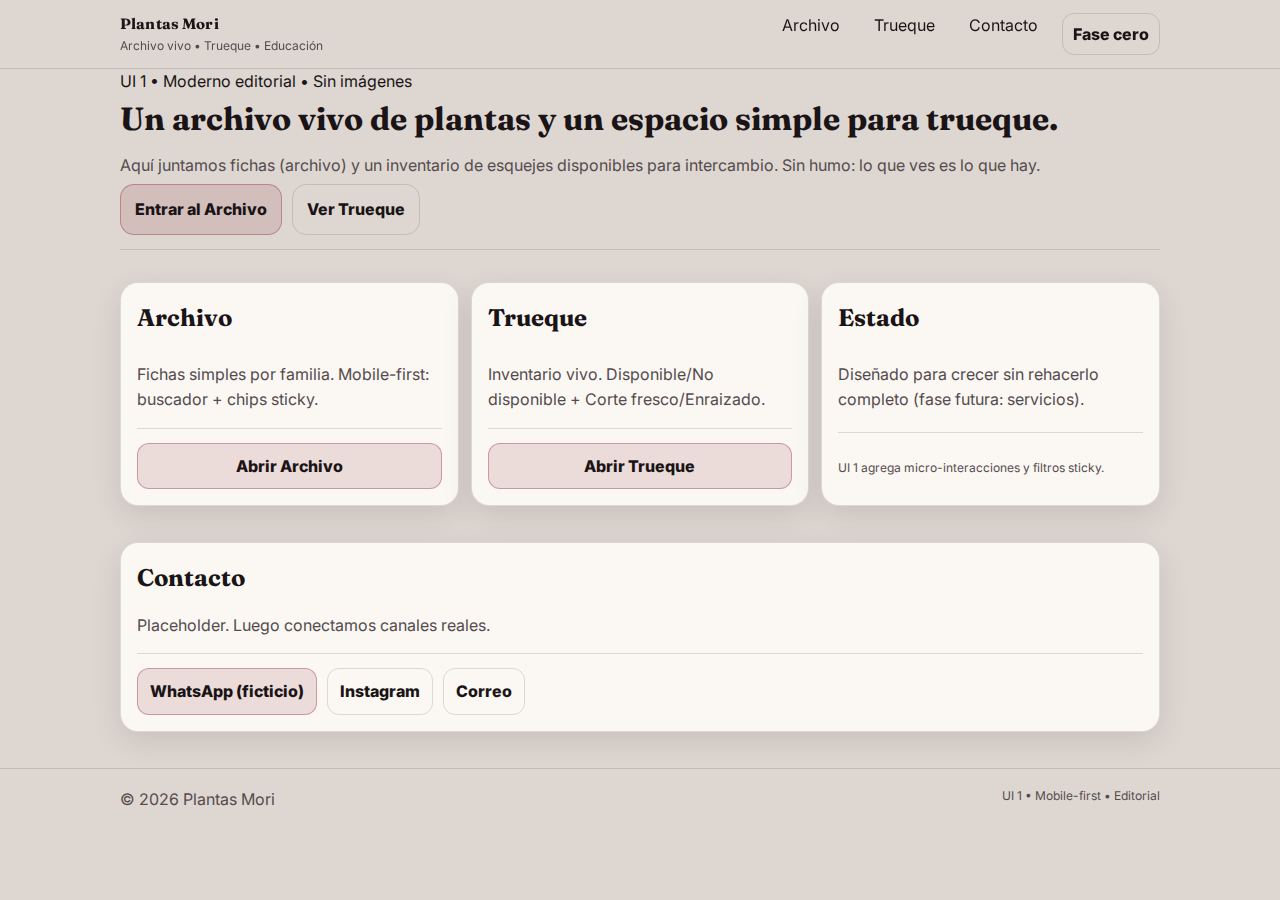
<file: index.html>
<!doctype html>
<html lang="es">
<head>
  <meta charset="utf-8" />
  <meta name="viewport" content="width=device-width,initial-scale=1" />
  <title>Plantas Mori — Archivo y Trueque</title>
  <meta name="description" content="Plantas Mori: archivo vivo de plantas y espacio de trueque de esquejes. Enfoque educativo, fase cero." />
  <meta name="theme-color" content="#cfc0c2" />
  <link rel="stylesheet" href="styles.css" />
</head>
<body>
  <a class="skip" href="#contenido">Saltar al contenido</a>

  <header class="header">
    <div class="container header__inner">
      <a class="brand" href="index.html">
        <strong class="serif">Plantas Mori</strong>
        <small>Archivo vivo • Trueque • Educación</small>
      </a>

      <nav class="nav" aria-label="Navegación principal">
        <button class="nav__toggle" type="button" aria-expanded="false" aria-controls="menu">Menú</button>
        <ul class="nav__list" id="menu">
          <li><a href="archivo.html">Archivo</a></li>
          <li><a href="trueque.html">Trueque</a></li>
          <li><a href="#contacto">Contacto</a></li>
          <li><a class="btn btn--small btn--ghost" href="#estado">Fase cero</a></li>
        </ul>
      </nav>
    </div>
  </header>

  <main id="contenido">
    <section class="hero">
      <div class="container">
        <div class="hero__top">
          <span class="badge">UI 1 • Moderno editorial • Sin imágenes</span>
          <h1 class="serif">Un archivo vivo de plantas y un espacio simple para trueque.</h1>
          <p class="lead">
            Aquí juntamos fichas (archivo) y un inventario de esquejes disponibles para intercambio.
            Sin humo: lo que ves es lo que hay.
          </p>
          <div class="cta-row">
            <a class="btn" href="archivo.html">Entrar al Archivo</a>
            <a class="btn btn--ghost" href="trueque.html">Ver Trueque</a>
          </div>
        </div>

        <div class="hr"></div>

        <section class="section grid grid-3" aria-label="Entradas">
          <article class="card lift">
            <h2 class="serif">Archivo</h2>
            <p class="muted">Fichas simples por familia. Mobile-first: buscador + chips sticky.</p>
            <div class="hr"></div>
            <a class="btn btn--small" href="archivo.html">Abrir Archivo</a>
          </article>

          <article class="card lift">
            <h2 class="serif">Trueque</h2>
            <p class="muted">Inventario vivo. Disponible/No disponible + Corte fresco/Enraizado.</p>
            <div class="hr"></div>
            <a class="btn btn--small" href="trueque.html">Abrir Trueque</a>
          </article>

          <article class="card lift" id="estado">
            <h2 class="serif">Estado</h2>
            <p class="muted">Diseñado para crecer sin rehacerlo completo (fase futura: servicios).</p>
            <div class="hr"></div>
            <p class="small muted">UI 1 agrega micro-interacciones y filtros sticky.</p>
          </article>
        </section>

        <section class="section" id="contacto">
          <article class="card lift">
            <h2 class="serif">Contacto</h2>
            <p class="muted">Placeholder. Luego conectamos canales reales.</p>
            <div class="hr"></div>
            <div class="cta-row">
              <a class="btn btn--small" href="https://wa.me/56955555555?text=Hola%21%20Vengo%20desde%20Plantas%20Mori."
                 target="_blank" rel="noopener noreferrer">WhatsApp (ficticio)</a>
              <a class="btn btn--small btn--ghost" href="#" onclick="alert('Luego: Instagram'); return false;">Instagram</a>
              <a class="btn btn--small btn--ghost" href="#" onclick="alert('Luego: correo'); return false;">Correo</a>
            </div>
          </article>
        </section>
      </div>
    </section>
  </main>

  <footer class="footer">
    <div class="container footer__inner">
      <span>© <span id="year"></span> Plantas Mori</span>
      <span class="small">UI 1 • Mobile-first • Editorial</span>
    </div>
  </footer>

  <script src="app.js"></script>
</body>
</html>
</file>
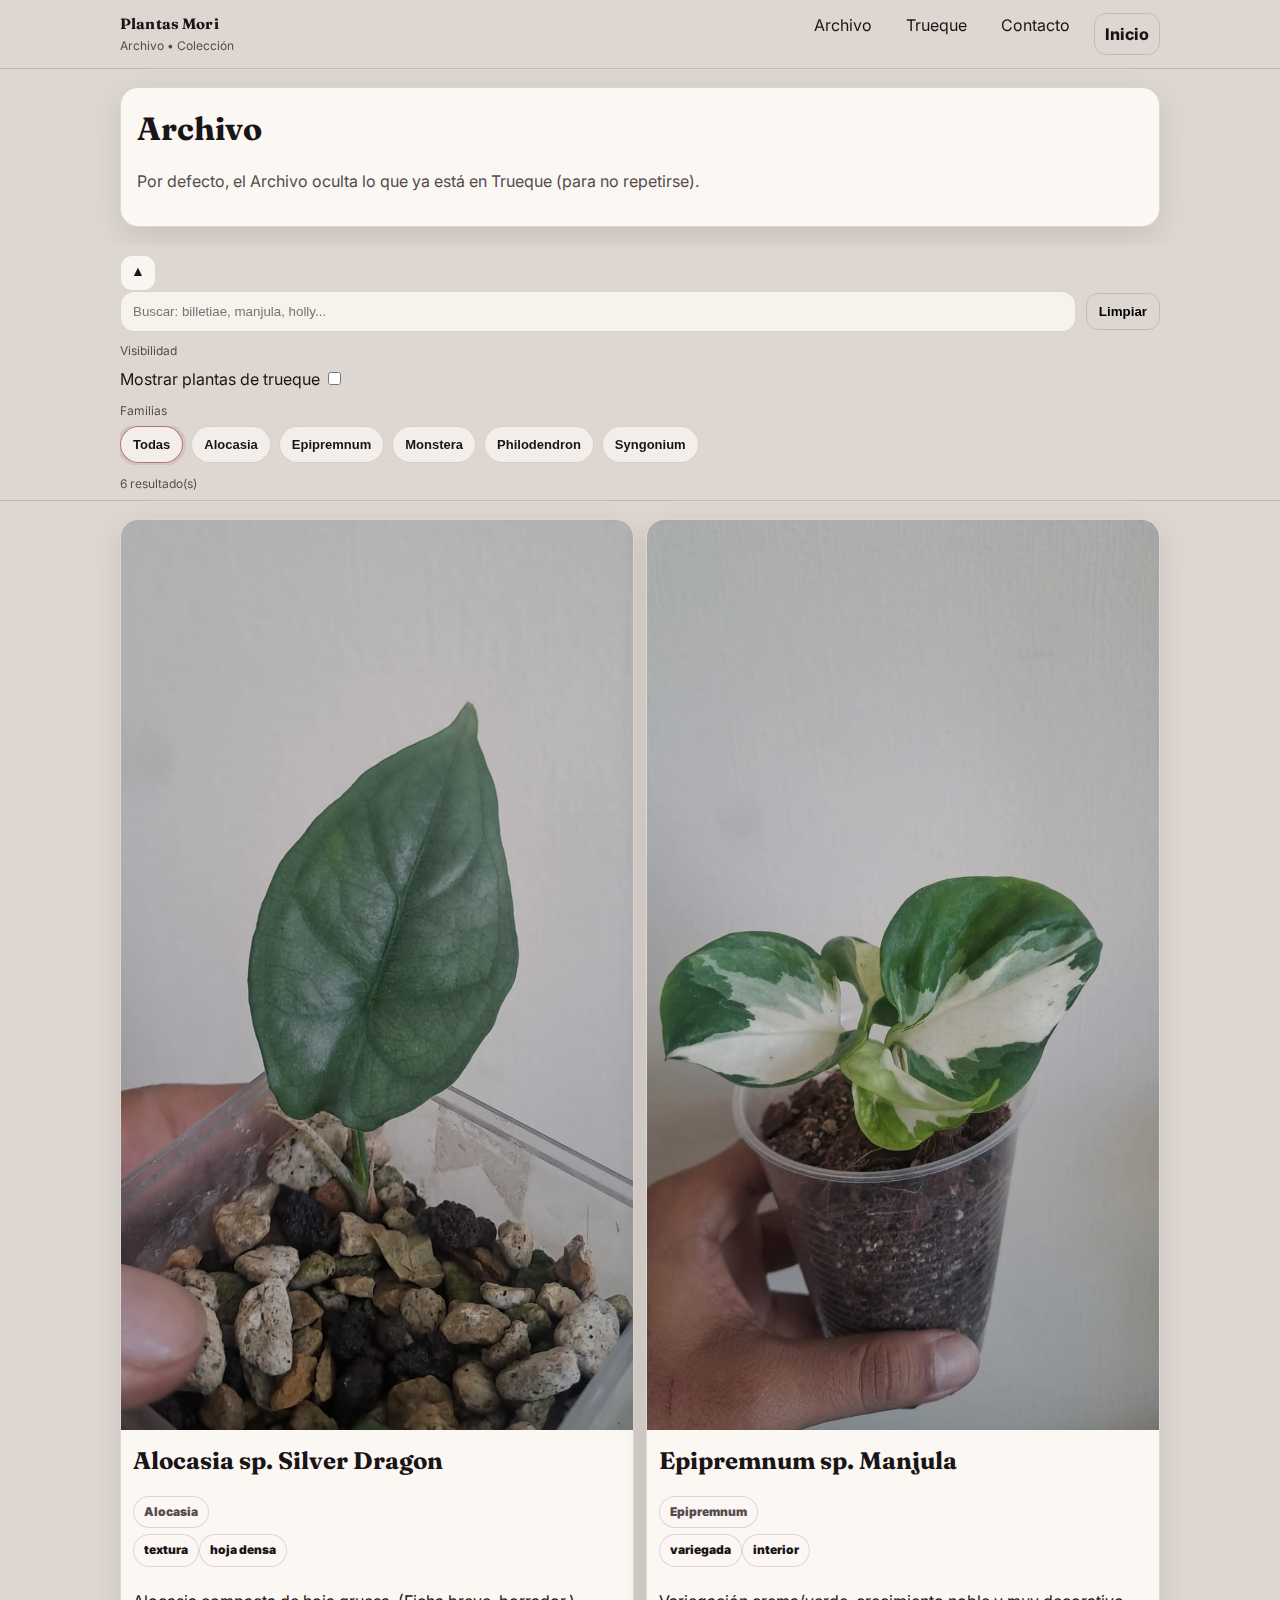
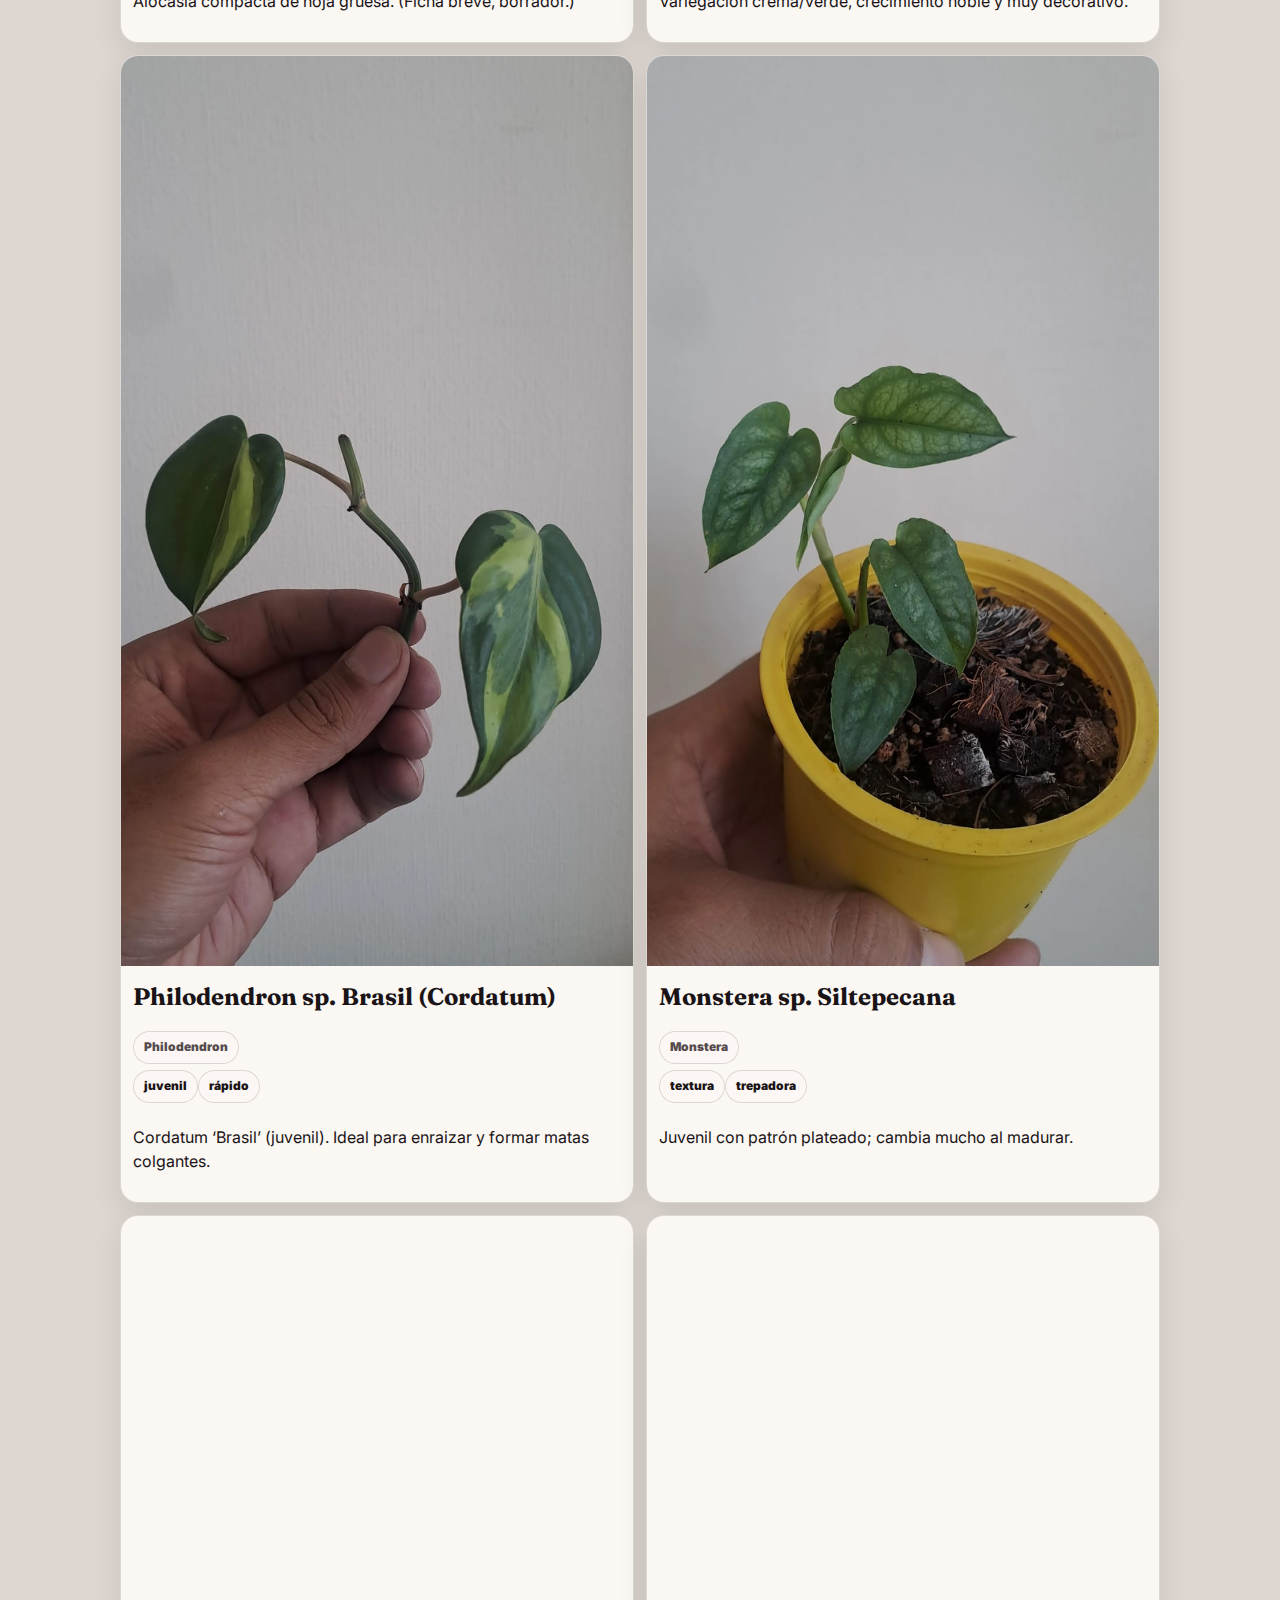
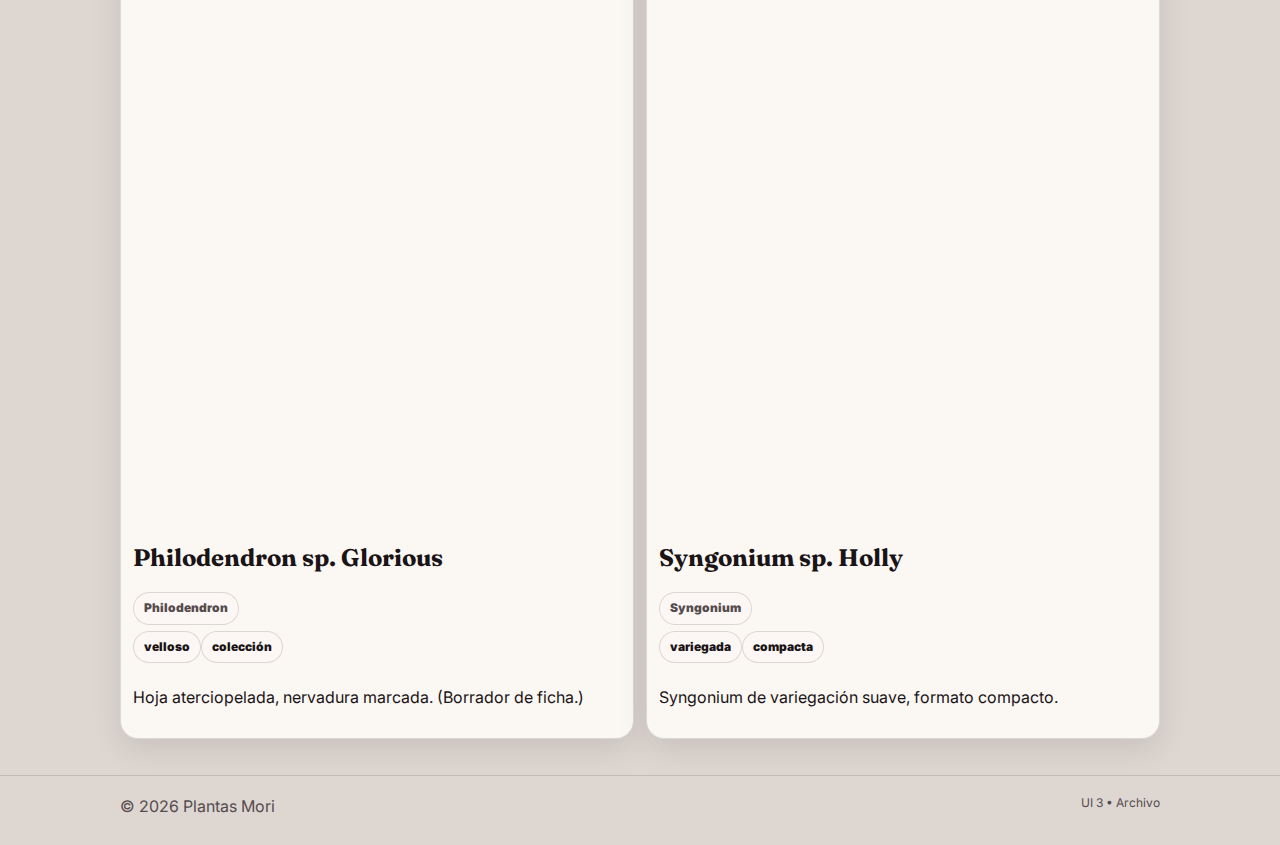
<file: archivo.html>
<!doctype html>
<html lang="es">
<head>
  <meta charset="utf-8" />
  <meta name="viewport" content="width=device-width,initial-scale=1" />
  <title>Archivo — Plantas Mori</title>
  <meta name="description" content="Archivo de plantas por familia. Buscador + chips para navegar en móvil." />
  <meta name="theme-color" content="#DED7D1" />
  <link rel="stylesheet" href="styles.css" />
</head>
<body>
  <a class="skip" href="#contenido">Saltar al contenido</a>

  <header class="header">
    <div class="container header__inner">
      <a class="brand" href="index.html">
        <strong class="serif">Plantas Mori</strong>
        <small>Archivo • Colección</small>
      </a>

      <nav class="nav" aria-label="Navegación principal">
        <button class="nav__toggle" type="button" aria-expanded="false" aria-controls="menu">Menú</button>
        <ul class="nav__list" id="menu">
          <li><a href="archivo.html">Archivo</a></li>
          <li><a href="trueque.html">Trueque</a></li>
          <li><a href="index.html#contacto">Contacto</a></li>
          <li><a class="btn btn--small btn--ghost" href="index.html">Inicio</a></li>
        </ul>
      </nav>
    </div>
  </header>

  <main id="contenido" data-page="archivo">
    <section class="section">
      <div class="container">
        <article class="card lift">
          <h1 class="serif">Archivo</h1>
          <p class="muted">Por defecto, el Archivo oculta lo que ya está en Trueque (para no repetirse).</p>
        </article>
      </div>
    </section>

    <div class="sticky-controls" role="region" aria-label="Controles de búsqueda y filtros">
      <div class="container">
        <button class="filters-toggle" type="button" aria-expanded="true" aria-controls="filtersContent" aria-label="Alternar filtros">
          <span class="toggle-icon">▲</span>
        </button>

        <div class="controls" id="filtersContent">
          <div class="search">
            <input id="search" type="search"
                   placeholder="Buscar: billetiae, manjula, holly..."
                   aria-label="Buscar en el archivo" />
            <button id="clearBtn" class="btn btn--small btn--ghost" type="button" aria-label="Limpiar búsqueda y filtros">Limpiar</button>
          </div>

          <div>
            <div class="small muted" style="margin-bottom:6px;">Visibilidad</div>

            <div class="switch-row">
              <span>Mostrar plantas de trueque</span>
              <label class="switch" aria-label="Mostrar plantas de trueque">
                <input id="toggleTrueque" type="checkbox" />
                <span class="slider"></span>
              </label>
            </div>
          </div>

          <div>
            <div class="small muted" style="margin-bottom:6px;">Familias</div>
            <div class="chips" id="chipsFamilia" aria-label="Filtro por familias"></div>
          </div>

          <div class="results-row">
            <div class="small muted" id="resultCount">0 resultado(s)</div>
            <div class="small muted" id="activeFilters" aria-live="polite"></div>
          </div>
        </div>
      </div>
    </div>

    <section class="section">
      <div class="container">
        <div class="grid list-grid" id="list" aria-label="Listado del archivo"></div>

        <div class="card empty-state" id="emptyState" hidden>
          <h2 class="serif">Sin resultados</h2>
          <p class="muted">Prueba con otros términos o limpia los filtros.</p>
          <div class="hr"></div>
          <button class="btn btn--small" type="button" id="emptyClearBtn">Limpiar filtros</button>
        </div>
      </div>
    </section>
  </main>

  <footer class="footer">
    <div class="container footer__inner">
      <span>© <span id="year"></span> Plantas Mori</span>
      <span class="small">UI 3 • Archivo</span>
    </div>
  </footer>

  <script src="app.js"></script>
</body>
</html>
</file>
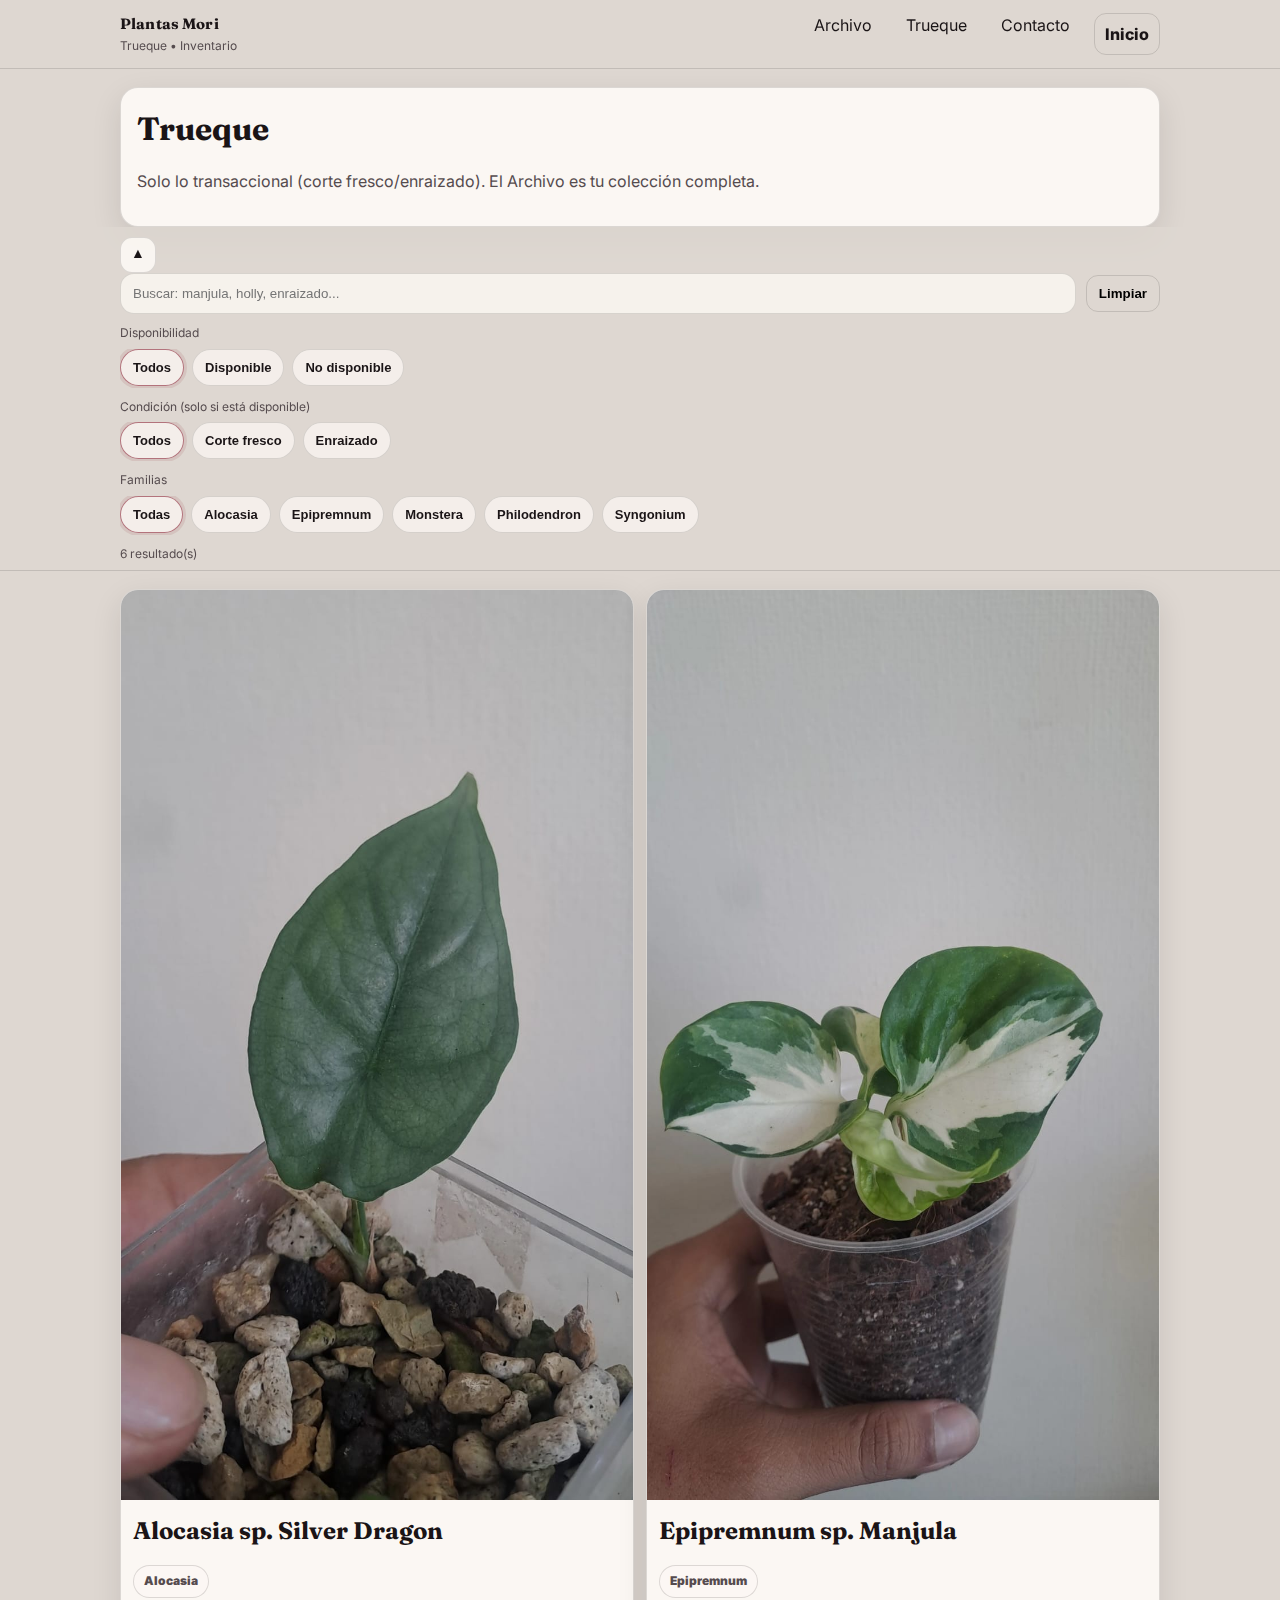
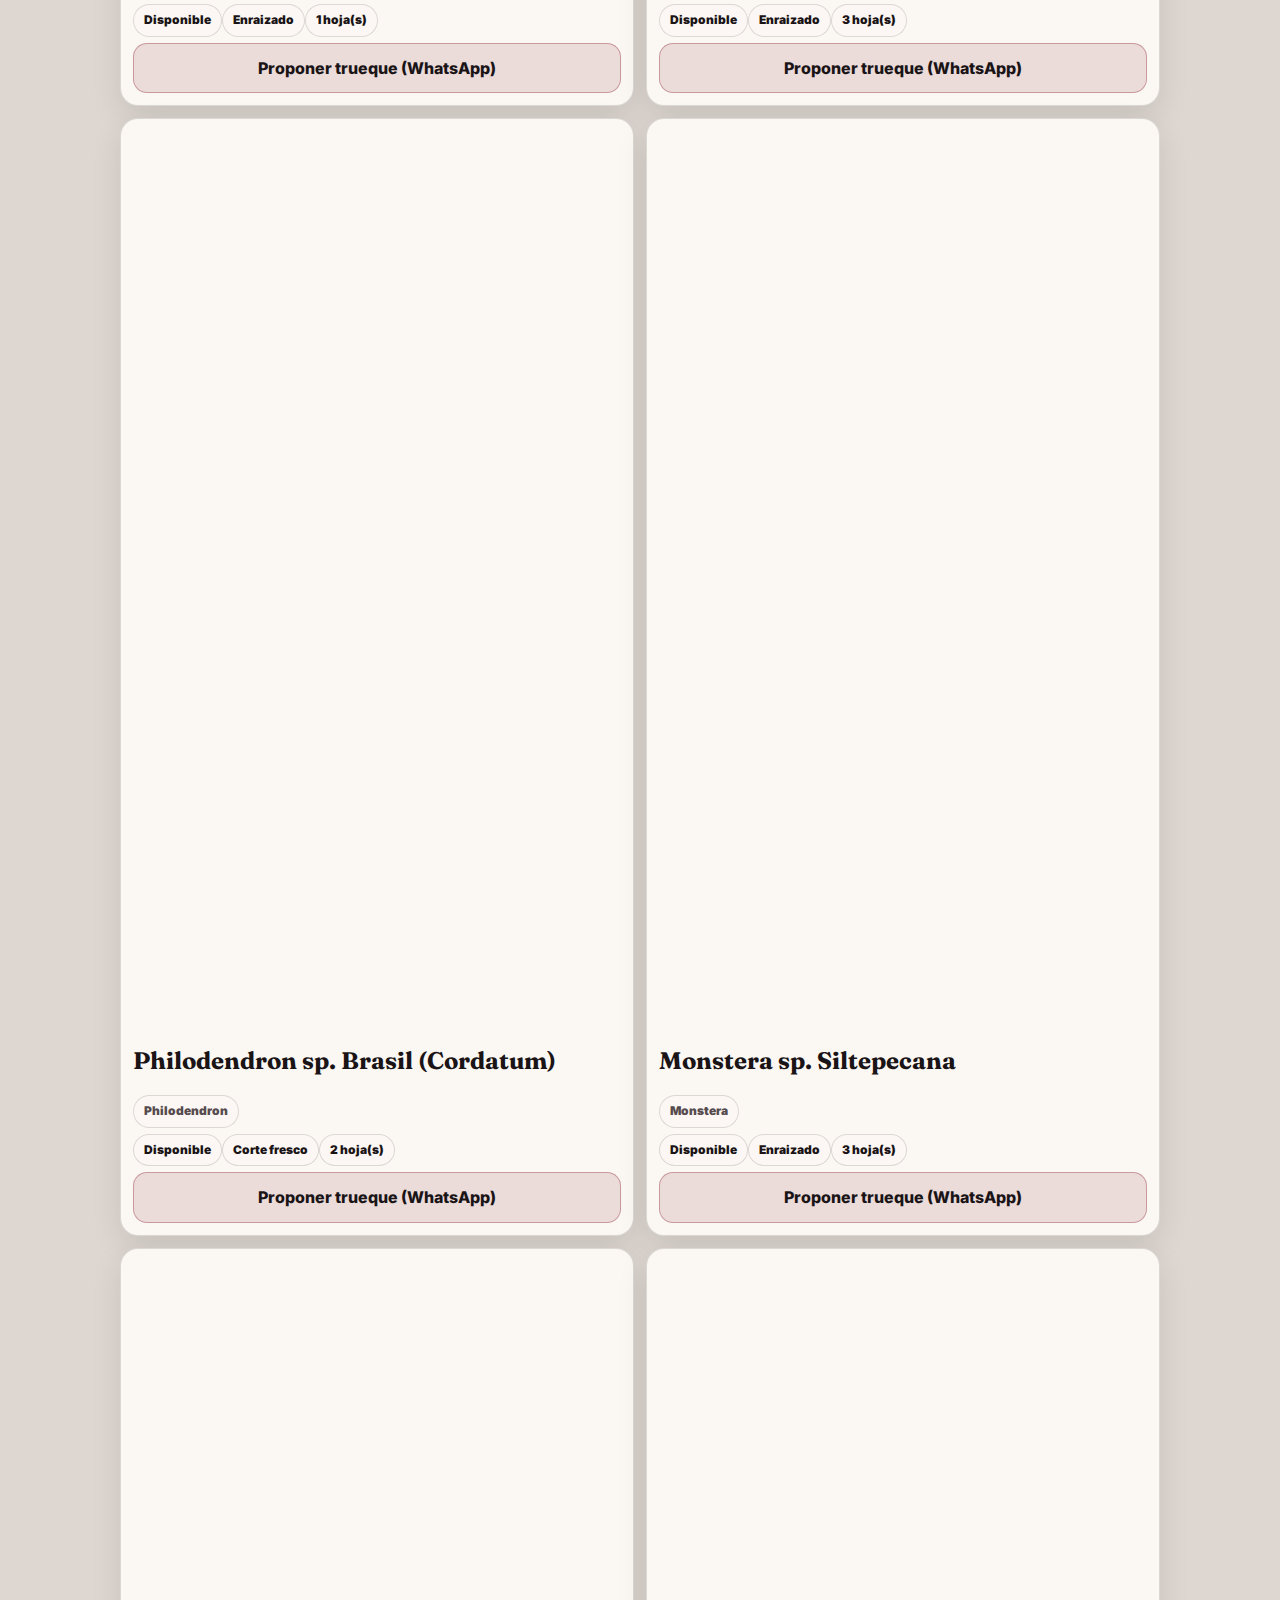
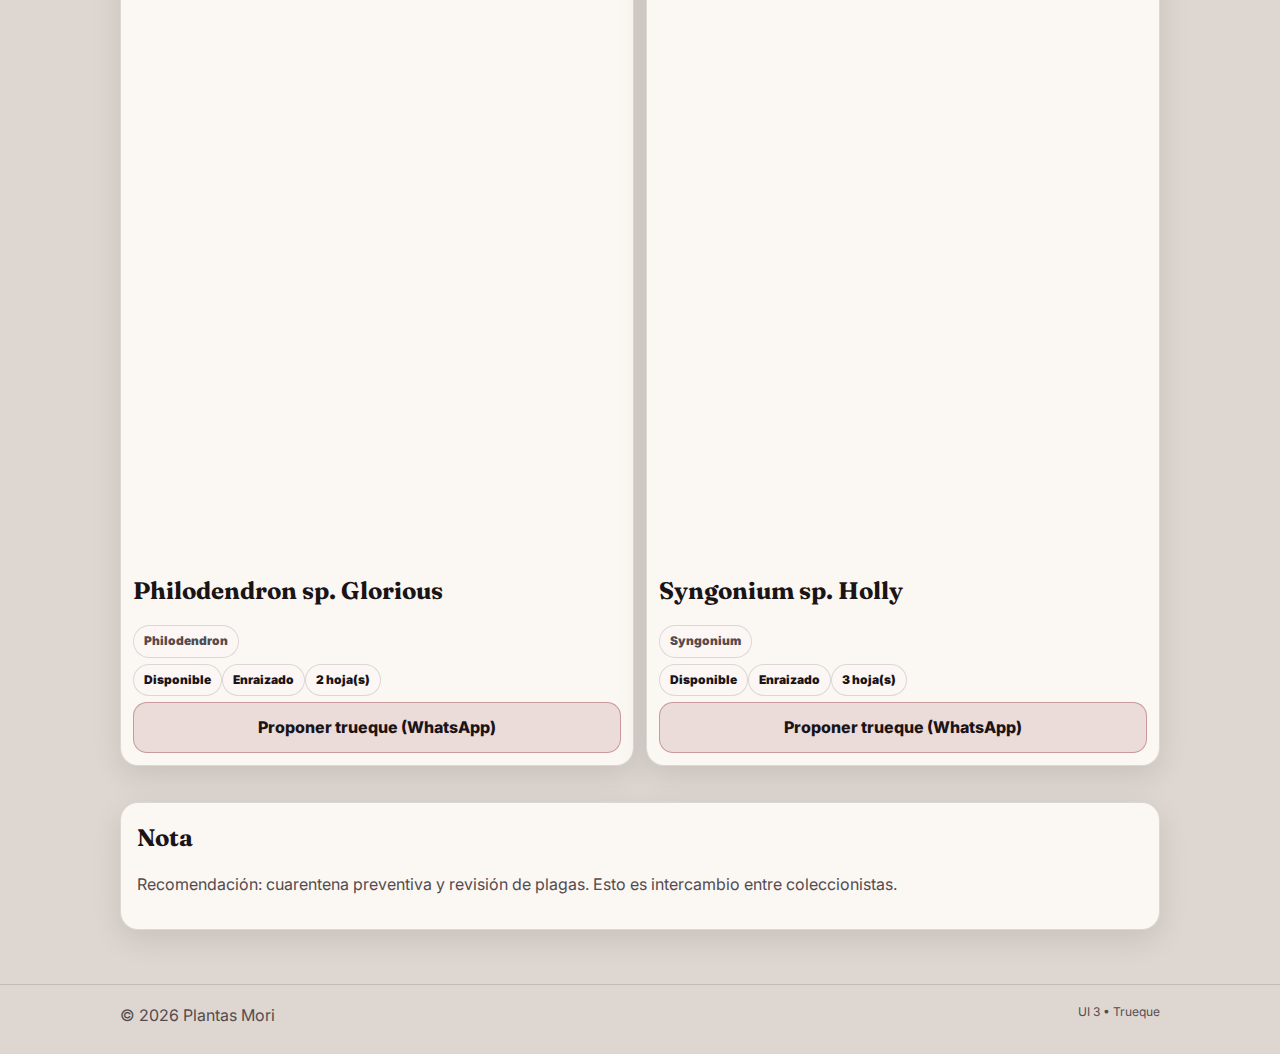
<file: trueque.html>
<!doctype html>
<html lang="es">
<head>
  <meta charset="utf-8" />
  <meta name="viewport" content="width=device-width,initial-scale=1" />
  <title>Trueque — Plantas Mori</title>
  <meta name="description" content="Inventario de esquejes para intercambio. Disponible/No disponible + Corte fresco/Enraizado." />
  <meta name="theme-color" content="#DED7D1" />
  <link rel="stylesheet" href="styles.css" />
</head>
<body>
  <a class="skip" href="#contenido">Saltar al contenido</a>

  <header class="header">
    <div class="container header__inner">
      <a class="brand" href="index.html">
        <strong class="serif">Plantas Mori</strong>
        <small>Trueque • Inventario</small>
      </a>

      <nav class="nav" aria-label="Navegación principal">
        <button class="nav__toggle" type="button" aria-expanded="false" aria-controls="menu">Menú</button>
        <ul class="nav__list" id="menu">
          <li><a href="archivo.html">Archivo</a></li>
          <li><a href="trueque.html">Trueque</a></li>
          <li><a href="index.html#contacto">Contacto</a></li>
          <li><a class="btn btn--small btn--ghost" href="index.html">Inicio</a></li>
        </ul>
      </nav>
    </div>
  </header>

  <main id="contenido" data-page="trueque">
    <section class="section">
      <div class="container">
        <article class="card lift">
          <h1 class="serif">Trueque</h1>
          <p class="muted">
            Solo lo transaccional (corte fresco/enraizado). El Archivo es tu colección completa.
          </p>
        </article>
      </div>

      <div class="sticky-controls" role="region" aria-label="Controles de búsqueda y filtros">
        <div class="container">
          <button class="filters-toggle" type="button" aria-expanded="true" aria-controls="filtersContent" aria-label="Colapsar/expandir filtros">
            <span class="toggle-icon">▲</span>
          </button>

          <div class="controls" id="filtersContent">
            <div class="search">
              <input id="search" type="search"
                     placeholder="Buscar: manjula, holly, enraizado..."
                     aria-label="Buscar en trueque" />
              <button id="clearBtn" class="btn btn--small btn--ghost" type="button" aria-label="Limpiar búsqueda y filtros">Limpiar</button>
            </div>

            <div>
              <div class="small muted" style="margin-bottom:6px;">Disponibilidad</div>
              <div class="chips" id="chipsDispon" aria-label="Filtro por disponibilidad"></div>
            </div>

            <div>
              <div class="small muted" style="margin-bottom:6px;">Condición (solo si está disponible)</div>
              <div class="chips" id="chipsCond" aria-label="Filtro por condición"></div>
            </div>

            <div>
              <div class="small muted" style="margin-bottom:6px;">Familias</div>
              <div class="chips" id="chipsFamilia" aria-label="Filtro por familias"></div>
            </div>

            <div class="results-row">
              <div class="small muted" id="resultCount">0 resultado(s)</div>
              <div class="small muted" id="activeFilters" aria-live="polite"></div>
            </div>
          </div>
        </div>
      </div>

      <div class="section">
        <div class="container">
          <div class="grid list-grid" id="list" aria-label="Listado de trueque"></div>

          <div class="card empty-state" id="emptyState" hidden>
            <h2 class="serif">Sin resultados</h2>
            <p class="muted">Prueba cambiando filtros o limpia todo.</p>
            <div class="hr"></div>
            <button class="btn btn--small" type="button" id="emptyClearBtn">Limpiar filtros</button>
          </div>
        </div>
      </div>

      <div class="section">
        <div class="container">
          <article class="card lift">
            <h2 class="serif">Nota</h2>
            <p class="muted">
              Recomendación: cuarentena preventiva y revisión de plagas. Esto es intercambio entre coleccionistas.
            </p>
          </article>
        </div>
      </div>
    </section>
  </main>

  <footer class="footer">
    <div class="container footer__inner">
      <span>© <span id="year"></span> Plantas Mori</span>
      <span class="small">UI 3 • Trueque</span>
    </div>
  </footer>

  <script src="app.js"></script>
</body>
</html>
</file>
<file: styles.css>
:root{
  --bg: #DED7D1;
  --paper: #FBF7F3;
  --ink: #1A1416;
  --muted: #554B4E;
  --line: rgba(26,20,22,.14);

  --wine: #7E0F22;
  --wineSoft: rgba(126,15,34,.12);

  --radius: 18px;
  --shadow: 0 10px 30px rgba(0,0,0,.10);
  --shadow2: 0 16px 40px rgba(0,0,0,.14);
  --max: 1040px;

  --ease: cubic-bezier(.2,.8,.2,1);
  --t: 170ms;

  /* Altura visual del header (para top sticky). Si cambias padding del header, ajusta esto. */
  --headerTop: 58px;

  /* Mismo “vidrio” del header */
  --glassBg: rgba(222,215,209,.78);
  --glassBlur: 10px;
}

*{ box-sizing: border-box; }
html{ scroll-behavior: smooth; }
body{
  margin:0;
  font-family: Inter, system-ui, -apple-system, Segoe UI, Roboto, Arial, sans-serif;
  color: var(--ink);
  background: var(--bg);
  line-height: 1.55;
  text-rendering: optimizeLegibility;
}
a{ color: inherit; text-decoration: none; }
img{ max-width:100%; display:block; }

.container{
  width: min(var(--max), 92%);
  margin-inline: auto;
}

h1,h2,h3{ margin:0 0 10px; }
.serif{ font-family: "Fraunces", Georgia, "Times New Roman", serif; }
.lead{ color: var(--muted); font-size: 16px; margin: 10px 0 0; }
.muted{ color: var(--muted); }
.small{ font-size: 12px; }

.skip{
  position:absolute; left:-999px; top:auto;
  width:1px; height:1px; overflow:hidden;
}
.skip:focus{
  left: 12px; top: 12px; width:auto; height:auto;
  background: var(--paper);
  border: 1px solid var(--line);
  padding: 10px 12px;
  border-radius: 12px;
  box-shadow: var(--shadow2);
}
:focus-visible{
  outline: 3px solid rgba(126,15,34,.18);
  outline-offset: 3px;
  border-radius: 10px;
}

/* Header */
.header{
  position: sticky;
  top: 0;
  z-index: 50;
  backdrop-filter: blur(var(--glassBlur));
  background: var(--glassBg);
  border-bottom: 1px solid var(--line);
}
.header__inner{
  display:flex;
  align-items:center;
  justify-content:space-between;
  gap: 12px;
  padding: 12px 0;
}
.brand{ display:flex; flex-direction:column; gap: 2px; }
.brand strong{ font-size: 15px; letter-spacing: .01em; }
.brand small{ font-size: 12px; color: var(--muted); }

/* Nav */
.nav{ display:flex; align-items:center; gap: 10px; }
.nav__toggle{
  display:inline-flex;
  align-items:center;
  justify-content:center;
  padding: 10px 12px;
  border-radius: 12px;
  border: 1px solid var(--line);
  background: transparent;
  transition: transform var(--t) var(--ease), background var(--t) var(--ease);
}
.nav__toggle:active{ transform: translateY(1px); }
.nav__list{
  display:none;
  position:absolute;
  right: 4%;
  top: 58px;
  flex-direction:column;
  gap: 10px;
  list-style:none;
  margin:0;
  padding: 12px;
  width: min(320px, 92vw);
  background: rgba(251,247,243,.96);
  border: 1px solid var(--line);
  border-radius: 14px;
  box-shadow: var(--shadow2);
}
.nav__list.is-open{ display:flex; }
.nav__list a{
  padding: 10px 10px;
  border-radius: 12px;
  transition: background var(--t) var(--ease);
}
.nav__list a:hover{ background: var(--wineSoft); }

@media (min-width: 860px){
  .nav__toggle{ display:none; }
  .nav__list{
    display:flex;
    position: static;
    flex-direction: row;
    width:auto;
    background: transparent;
    border: none;
    box-shadow: none;
    padding: 0;
    gap: 14px;
  }
  .nav__list a{ padding: 8px 10px; }
}

/* Layout */
.section{ padding: 18px 0; }
.card{
  background: var(--paper);
  border: 1px solid var(--line);
  border-radius: var(--radius);
  padding: 16px;
  box-shadow: var(--shadow);
  transition:
    transform var(--t) var(--ease),
    box-shadow var(--t) var(--ease),
    border-color var(--t) var(--ease);
}
.lift:hover{
  transform: translateY(-2px);
  box-shadow: var(--shadow2);
  border-color: rgba(126,15,34,.18);
}
.lift:active{ transform: translateY(-1px); }

.grid{ display:grid; gap: 12px; }
.grid-3{ grid-template-columns: 1fr; }

.grid-3 > .card{
  height: 100%;
  display: flex;
  flex-direction: column;
}
.grid-3 > .card > .hr{ margin-top: auto; }

.list-grid{ grid-template-columns: 1fr; }
@media (min-width: 820px){
  .list-grid{ grid-template-columns: repeat(2, 1fr); }
}
@media (min-width: 860px){
  .grid-3{ grid-template-columns: repeat(3, 1fr); }
}

/* Botones */
.btn{
  display:inline-flex;
  align-items:center;
  justify-content:center;
  gap: 8px;
  padding: 12px 14px;
  border-radius: 14px;
  border: 1px solid rgba(126,15,34,.32);
  background: var(--wineSoft);
  font-weight: 800;
  transition:
    transform var(--t) var(--ease),
    background var(--t) var(--ease),
    border-color var(--t) var(--ease);
}
.btn:hover{
  border-color: rgba(126,15,34,.45);
  background: rgba(126,15,34,.14);
}
.btn:active{ transform: translateY(1px); }
.btn--ghost{
  background: transparent;
  border: 1px solid var(--line);
}
.btn--ghost:hover{
  border-color: rgba(126,15,34,.22);
  background: rgba(126,15,34,.06);
}
.btn--small{
  padding: 10px 12px;
  border-radius: 12px;
  font-weight: 800;
}

/* Chips */
.chips{
  display:flex;
  gap: 8px;
  overflow:auto;
  padding-bottom: 2px;
  -webkit-overflow-scrolling: touch;
}
.chip{
  flex: 0 0 auto;
  padding: 10px 12px;
  border-radius: 999px;
  border: 1px solid var(--line);
  background: rgba(251,247,243,.74);
  color: var(--ink);
  font-weight: 800;
  font-size: 13px;
  white-space: nowrap;
  transition:
    transform var(--t) var(--ease),
    box-shadow var(--t) var(--ease),
    border-color var(--t) var(--ease),
    background var(--t) var(--ease);
}
.chip:hover{
  transform: translateY(-1px);
  border-color: rgba(126,15,34,.18);
  background: rgba(251,247,243,.90);
}
.chip:active{ transform: translateY(1px); }
.chip[aria-pressed="true"]{
  border-color: rgba(126,15,34,.55);
  box-shadow: 0 0 0 3px rgba(126,15,34,.10);
}

.hr{
  height: 1px;
  background: var(--line);
  margin: 14px 0;
}
.cta-row{
  display:flex;
  gap:10px;
  flex-wrap:wrap;
  margin-top: 6px;
}

/* Sticky controls (FILTROS) */
/* ✅ CAMBIO: sin sombra arriba/abajo; mismo “vidrio” del header */
.sticky-controls{
  position: sticky;
  top: var(--headerTop);
  z-index: 55;
  padding: 10px 0 6px;

  background: var(--glassBg);
  backdrop-filter: blur(var(--glassBlur));

  border-bottom: 1px solid rgba(26,20,22,.14);

  /* 🔥 clave: quitamos la sombra que se veía arriba/abajo */
  box-shadow: none;

  transition: padding var(--t) var(--ease), border-bottom-color var(--t) var(--ease);
}
.sticky-controls.is-collapsed{
  padding: 6px 0;
  border-bottom-color: rgba(26,20,22,.10);
}

.filters-toggle{
  display: flex;
  align-items: center;
  justify-content: center;
  width: 36px;
  height: 36px;
  padding: 0;
  border-radius: 12px;
  border: 1px solid var(--line);
  background: rgba(251,247,243,.92);
  color: var(--ink);
  cursor: pointer;
  transition: transform var(--t) var(--ease), background var(--t) var(--ease);
}
.filters-toggle:hover{ background: rgba(251,247,243,.98); }
.filters-toggle:active{ transform: translateY(1px); }

.toggle-icon{
  width: 18px;
  height: 18px;
  display: inline-block;
  transition: transform var(--t) var(--ease);
  font-size: 14px;
  line-height: 1;
}
.sticky-controls.is-collapsed .toggle-icon{ transform: scaleY(-1); }

#filtersContent{
  max-height: 1000px;
  overflow: hidden;
  transition: max-height var(--t) var(--ease), opacity 120ms var(--ease);
  opacity: 1;
}
.sticky-controls.is-collapsed #filtersContent{
  max-height: 0;
  opacity: 0;
}

/* (Este handle extra se deja “neutral”; si no lo usas, no afecta) */
.filters-handle{
  position: sticky;
  top: var(--headerTop);
  z-index: 65;
  display: none;
  background: var(--glassBg);
  backdrop-filter: blur(var(--glassBlur));
  border-bottom: 1px solid rgba(26,20,22,.14);
  box-shadow: none;
  pointer-events: none;
  padding: 6px 0 8px;
}
.filters-handle .container{ display:flex; justify-content:center; }
.filters-handle .filters-toggle--handle{
  pointer-events: auto;
  border: 1px solid var(--line);
  background: rgba(251,247,243,.92);
}

/* Panel de controles internos */
.controls{
  display:flex;
  flex-direction:column;
  gap: 10px;
}
.search{
  display:flex;
  gap: 10px;
  align-items:center;
}
.search input{
  width: 100%;
  padding: 12px 12px;
  border-radius: 14px;
  border: 1px solid var(--line);
  background: rgba(251,247,243,.80);
  color: var(--ink);
  transition: box-shadow var(--t) var(--ease), border-color var(--t) var(--ease);
}
.search input:focus{
  border-color: rgba(126,15,34,.28);
  box-shadow: 0 0 0 4px rgba(126,15,34,.10);
}
.results-row{
  display:flex;
  justify-content:space-between;
  gap: 10px;
  flex-wrap:wrap;
}

/* Cards con foto arriba */
.item{
  display:flex;
  flex-direction:column;
  gap: 12px;
  align-items: stretch;
  padding: 0;
  overflow: hidden;
}
.item.card{ padding: 0; }

.item__media{ padding: 12px 12px 0 12px; }
.ph{
  width: 100%;
  border-radius: 16px;
  border: 1px solid rgba(26,20,22,.10);
  background: linear-gradient(135deg, rgba(126,15,34,.10), rgba(26,20,22,.06));
  overflow: hidden;
  aspect-ratio: 4 / 5;
}
.ph img{
  width: 100%;
  height: 100%;
  object-fit: cover;
  display:block;
}

.item__body{
  padding: 0 12px 12px 12px;
  display:flex;
  flex-direction:column;
  gap: 6px;
  flex: 1;
}

.item__title{
  display:flex;
  align-items:baseline;
  justify-content:space-between;
  gap: 8px;
}
.item__title h3{
  margin:0;
  font-size: 18px;
  display: -webkit-box;
  -webkit-box-orient: vertical;
  -webkit-line-clamp: 2;
  overflow: hidden;
}

.tags{
  display:flex;
  flex-wrap:wrap;
  gap: 6px;
  max-height: 62px;
  overflow: hidden;
}
.pill{
  display:inline-flex;
  align-items:center;
  padding: 6px 10px;
  border-radius: 999px;
  border: 1px solid var(--line);
  font-size: 12px;
  font-weight: 900;
  background: rgba(251,247,243,.85);
}
.pill--wine{
  border-color: rgba(126,15,34,.28);
  background: rgba(126,15,34,.10);
}
.pill--muted{ background: rgba(26,20,22,.06); }

.item__meta{ color: var(--muted); font-size: 13px; }
.item__actions{
  display:flex;
  gap: 10px;
  flex-wrap:wrap;
  margin-top: auto;
}

/* Animación sutil */
.fade-in{ animation: fadeInUp 180ms var(--ease) both; }
@keyframes fadeInUp{
  from{ opacity: 0; transform: translateY(6px); }
  to{ opacity: 1; transform: translateY(0); }
}

/* Empty state */
.empty-state{ margin-top: 14px; }
.empty-state[hidden]{ display:none; }

/* Footer */
.footer{
  border-top: 1px solid var(--line);
  padding: 18px 0 26px;
  margin-top: 18px;
}
.footer__inner{
  display:flex;
  justify-content:space-between;
  gap: 12px;
  flex-wrap:wrap;
  color: var(--muted);
}

/* Reduced motion */
@media (prefers-reduced-motion: reduce){
  *{ scroll-behavior: auto; }
  .card, .btn, .chip, .fade-in, .nav__toggle{ transition: none !important; }
  .fade-in{ animation: none !important; }
}
</file>
